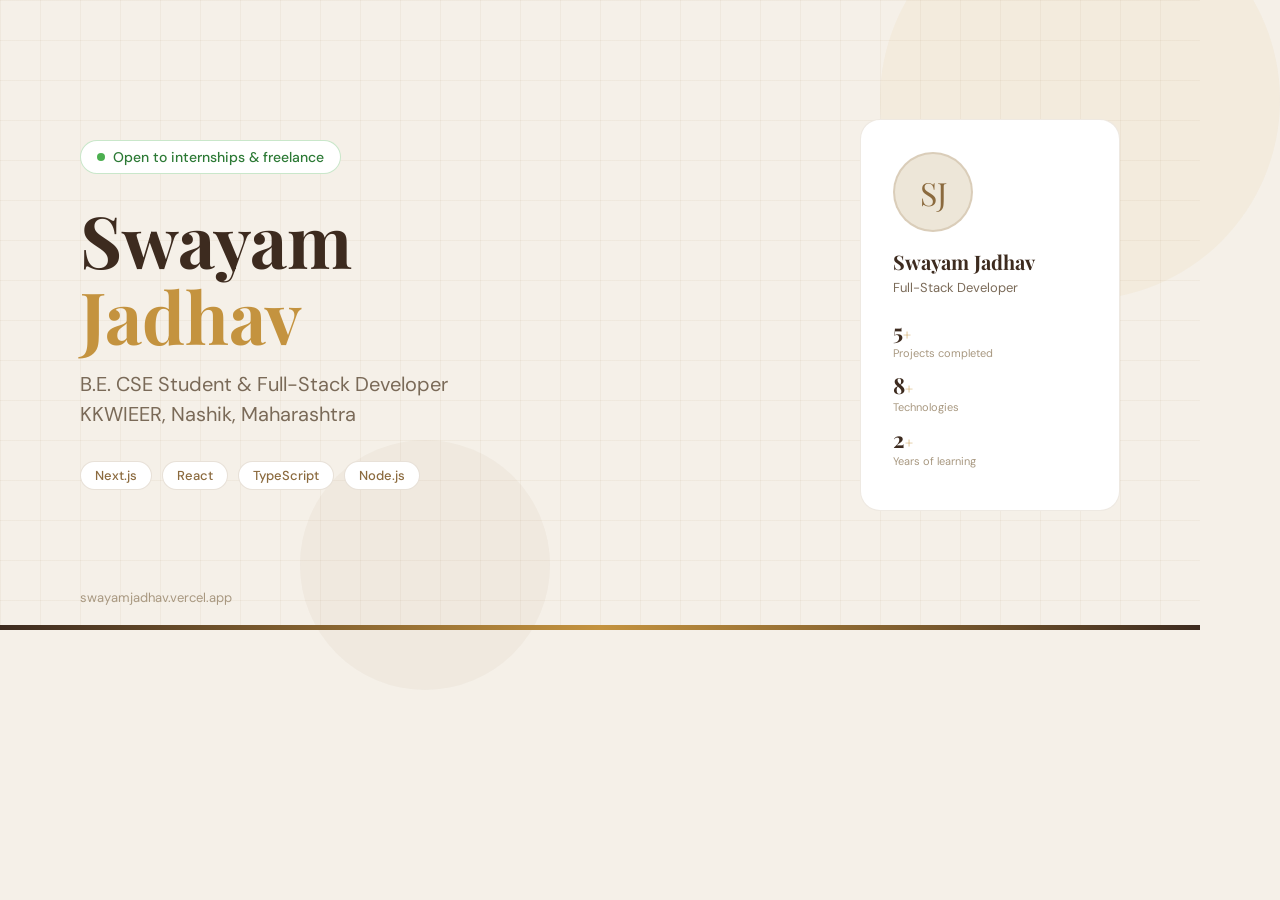
<file: imgtemp.html>
<!DOCTYPE html>
<html lang="en">
<head>
<meta charset="UTF-8" />
<meta name="viewport" content="width=1200" />
<link href="https://fonts.googleapis.com/css2?family=Playfair+Display:wght@700&family=DM+Sans:wght@400;500&display=swap" rel="stylesheet" />
<style>
  * { margin: 0; padding: 0; box-sizing: border-box; }
  body {
    width: 1200px;
    height: 630px;
    background: #F5F0E8;
    font-family: 'DM Sans', sans-serif;
    display: flex;
    align-items: center;
    justify-content: space-between;
    padding: 60px 80px;
    overflow: hidden;
    position: relative;
  }

  /* Background decorative elements */
  .bg-circle-1 {
    position: absolute;
    width: 400px; height: 400px;
    border-radius: 50%;
    background: rgba(196, 147, 63, 0.06);
    top: -100px; right: -80px;
  }
  .bg-circle-2 {
    position: absolute;
    width: 250px; height: 250px;
    border-radius: 50%;
    background: rgba(139, 106, 62, 0.05);
    bottom: -60px; left: 300px;
  }
  .bg-grid {
    position: absolute;
    inset: 0;
    background-image:
      linear-gradient(rgba(139,106,62,0.06) 1px, transparent 1px),
      linear-gradient(90deg, rgba(139,106,62,0.06) 1px, transparent 1px);
    background-size: 40px 40px;
  }

  /* Left content */
  .left { position: relative; z-index: 1; flex: 1; }

  .badge {
    display: inline-flex;
    align-items: center;
    gap: 8px;
    background: white;
    border: 1px solid rgba(76,175,80,0.3);
    color: #2D7A36;
    font-size: 14px;
    font-weight: 500;
    padding: 7px 16px;
    border-radius: 50px;
    margin-bottom: 28px;
  }
  .badge-dot {
    width: 8px; height: 8px;
    background: #4CAF50;
    border-radius: 50%;
  }

  .name {
    font-family: 'Playfair Display', serif;
    font-size: 72px;
    font-weight: 700;
    color: #3D2B1F;
    line-height: 1.05;
    margin-bottom: 16px;
  }
  .name span { color: #C4933F; }

  .title {
    font-size: 20px;
    color: #7A6A58;
    font-weight: 400;
    margin-bottom: 32px;
    line-height: 1.5;
  }

  .tags { display: flex; gap: 10px; flex-wrap: wrap; }
  .tag {
    background: white;
    border: 1px solid rgba(139,106,62,0.2);
    color: #8B6A3E;
    font-size: 13px;
    padding: 5px 14px;
    border-radius: 50px;
    font-weight: 500;
  }

  /* Right — card */
  .right {
    position: relative;
    z-index: 1;
    margin-left: 60px;
    flex-shrink: 0;
  }

  .card {
    background: white;
    border: 1px solid rgba(139,106,62,0.15);
    border-radius: 20px;
    padding: 32px;
    width: 260px;
  }

  .avatar {
    width: 80px; height: 80px;
    border-radius: 50%;
    background: #EDE6D8;
    display: flex; align-items: center; justify-content: center;
    font-family: 'Playfair Display', serif;
    font-size: 2rem;
    color: #8B6A3E;
    margin-bottom: 16px;
    border: 2px solid rgba(139,106,62,0.2);
  }

  .card-name {
    font-family: 'Playfair Display', serif;
    font-size: 20px;
    font-weight: 700;
    color: #3D2B1F;
    margin-bottom: 4px;
  }

  .card-sub {
    font-size: 13px;
    color: #7A6A58;
    margin-bottom: 20px;
  }

  .card-stat { margin-bottom: 10px; }
  .card-stat-num {
    font-family: 'Playfair Display', serif;
    font-size: 22px;
    font-weight: 700;
    color: #3D2B1F;
  }
  .card-stat-num span { color: #C4933F; font-size: 14px; }
  .card-stat-lbl { font-size: 11px; color: #A89880; }

  /* Bottom bar */
  .bottom-bar {
    position: absolute;
    bottom: 0; left: 0; right: 0;
    height: 5px;
    background: linear-gradient(90deg, #3D2B1F, #C4933F, #3D2B1F);
  }

  .url {
    position: absolute;
    bottom: 24px; left: 80px;
    font-size: 13px;
    color: #A89880;
    z-index: 1;
  }
</style>
</head>
<body>
  <div class="bg-grid"></div>
  <div class="bg-circle-1"></div>
  <div class="bg-circle-2"></div>

  <div class="left">
    <div class="badge">
      <div class="badge-dot"></div>
      Open to internships &amp; freelance
    </div>
    <div class="name">Swayam<br><span>Jadhav</span></div>
    <div class="title">B.E. CSE Student &amp; Full-Stack Developer<br>KKWIEER, Nashik, Maharashtra</div>
    <div class="tags">
      <span class="tag">Next.js</span>
      <span class="tag">React</span>
      <span class="tag">TypeScript</span>
      <span class="tag">Node.js</span>
    </div>
  </div>

  <div class="right">
    <div class="card">
      <div class="avatar">SJ</div>
      <div class="card-name">Swayam Jadhav</div>
      <div class="card-sub">Full-Stack Developer</div>
      <div class="card-stat">
        <div class="card-stat-num">5<span>+</span></div>
        <div class="card-stat-lbl">Projects completed</div>
      </div>
      <div class="card-stat">
        <div class="card-stat-num">8<span>+</span></div>
        <div class="card-stat-lbl">Technologies</div>
      </div>
      <div class="card-stat">
        <div class="card-stat-num">2<span>+</span></div>
        <div class="card-stat-lbl">Years of learning</div>
      </div>
    </div>
  </div>

  <div class="url">swayamjadhav.vercel.app</div>
  <div class="bottom-bar"></div>
</body>
</html>
</file>
